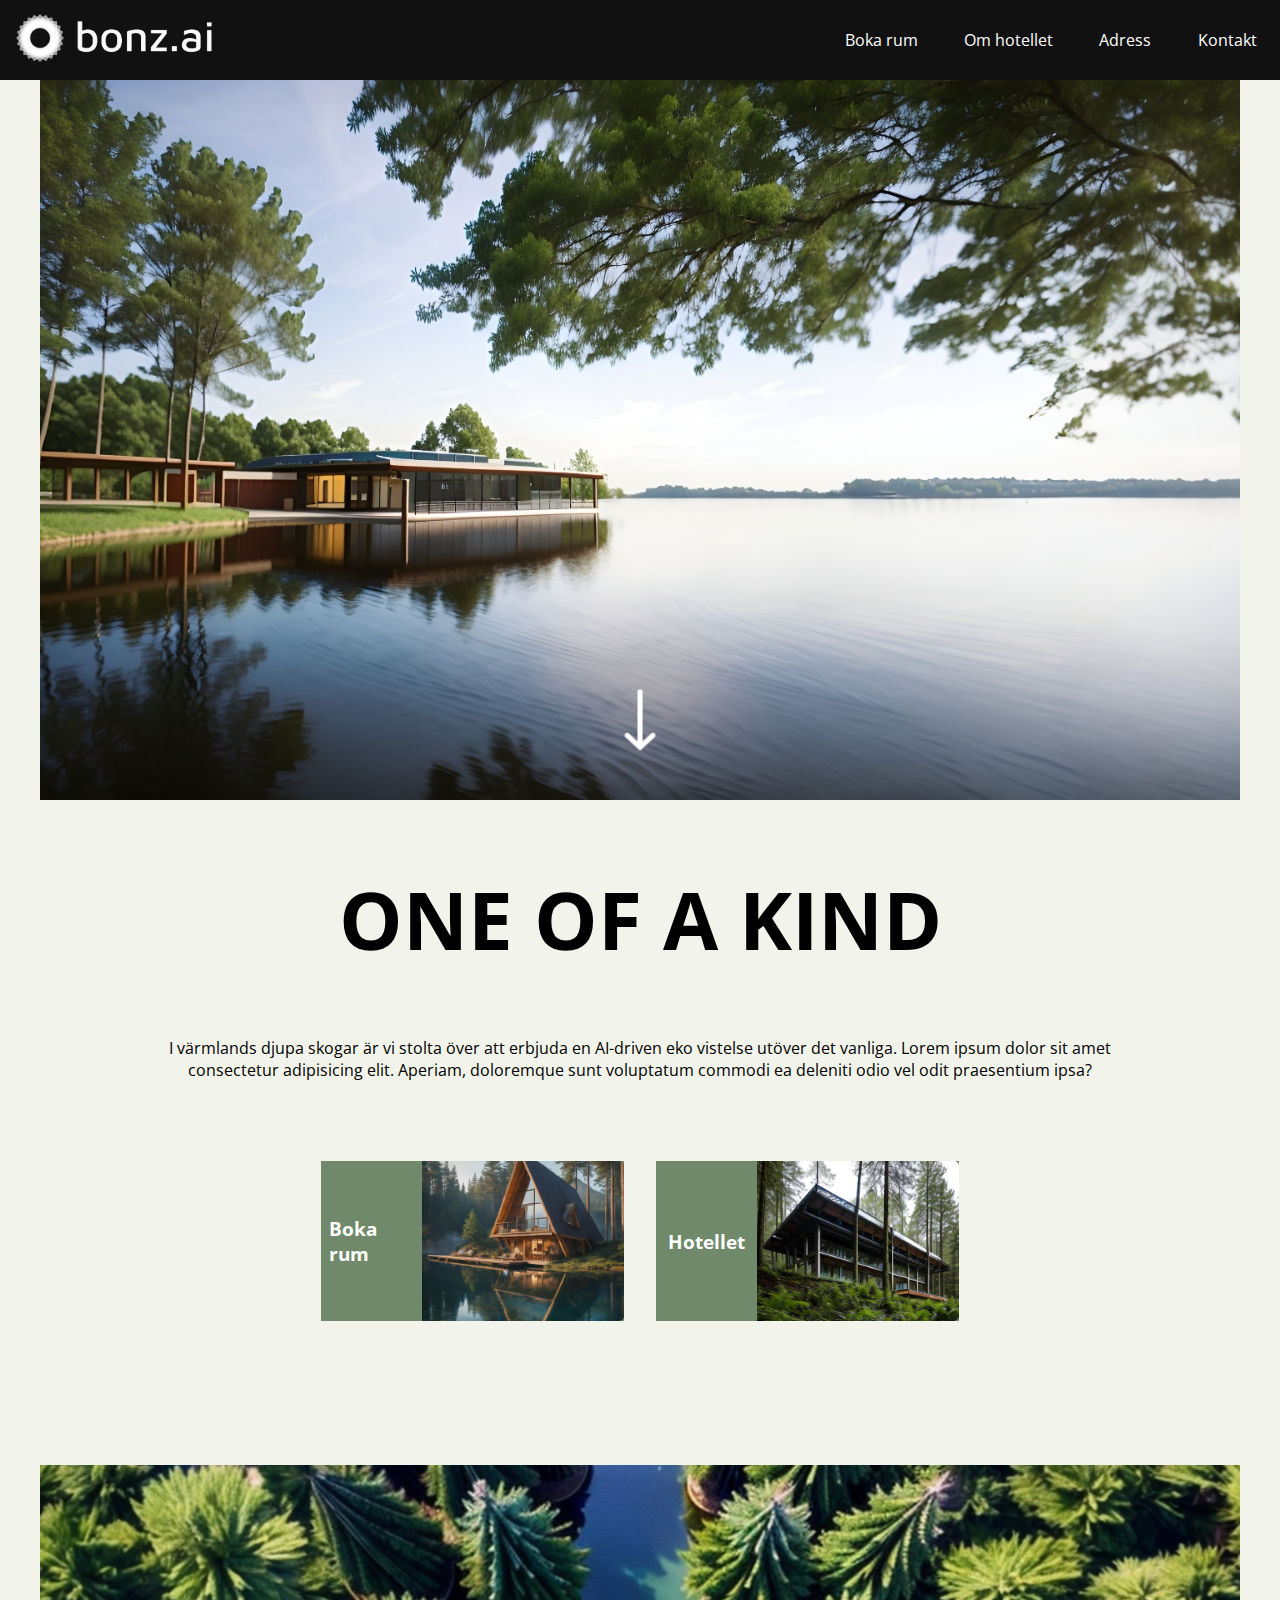
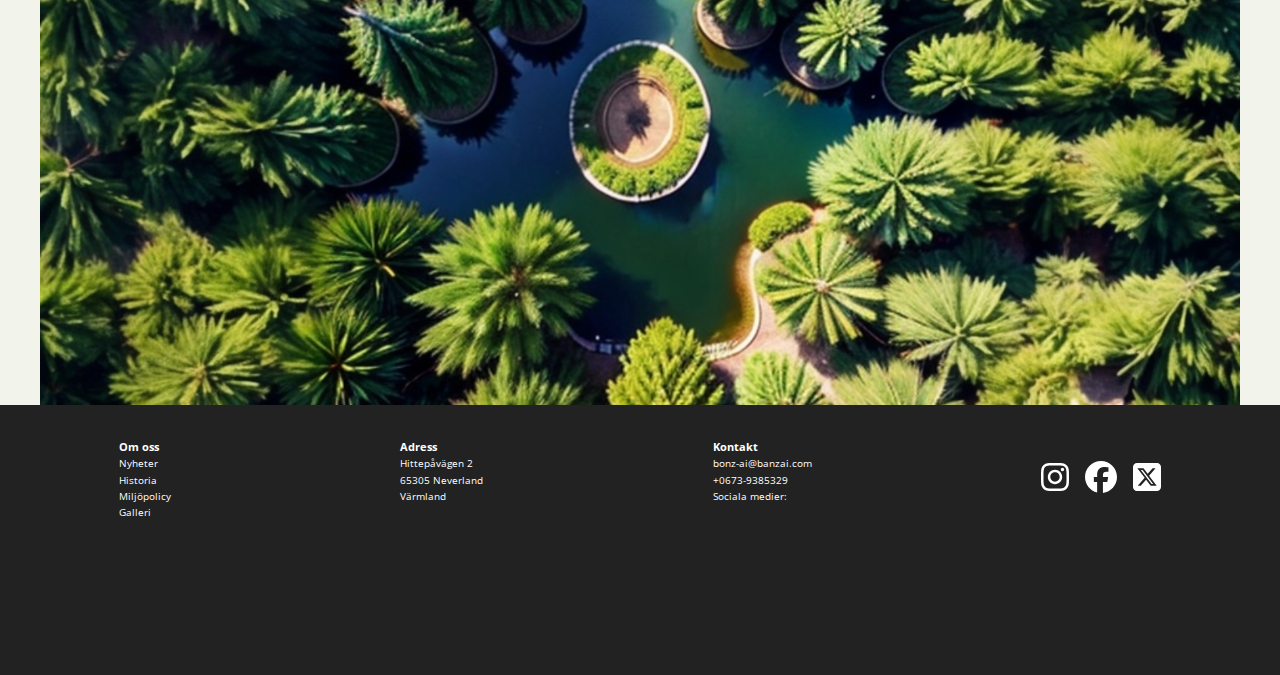
<file: index.html>
<!DOCTYPE html>
<html lang="en">

<head>
    <meta charset="UTF-8">
    <meta name="viewport" content="width=device-width, initial-scale=1.0">
    <title>Bonz.ai</title>
    <link rel="stylesheet" href="style.css">
</head>

<body>
    <div class="wrapper" id="header">
        <header class="header">
            <a href="#header"><img class="header__logo" src="/assets/logo/bonz.ai-logo-white-landscape.png" alt="logo">
            </a>
            <!-- Mobile nav -->
            <nav class="header__mobile-menu">
                <input type="checkbox" class="header__burger" id="burger">
                <label class="header__burger-btn" for="burger">
                    <span></span>
                </label>
                <ul class="header__mobile-menu-list">
                    <li class="header__mobile-list-item"><a href="booking.html" class="header__mobile-menu-link">Boka
                            rum</a></li>
                    <li class="header__mobile-list-item"><a href="about.html" class="header__mobile-menu-link">Om
                            hotellet</a>
                    </li>
                    <li class="header__mobile-list-item"><a href="#footer" class="header__mobile-menu-link">Adress</a>
                    </li>
                    <li class="header__mobile-list-item"><a href="#footer" class="header__mobile-menu-link">Kontakt</a>
                    </li>
                </ul>
            </nav>

            <!-- Desktop nav -->

            <nav class="header__desktop-menu">
                <ul class="header__desktop-menu-list">
                    <li class="header__desktop-list-item"><a href="booking.html" class="header__desktop-menu-link">Boka
                            rum</a>
                    </li>
                    <li class="header__desktop-list-item"><a href="about.html" class="header__desktop-menu-link">Om
                            hotellet</a>
                    </li>
                    <li class="header__desktop-list-item"><a href="#footer" class="header__desktop-menu-link">Adress</a>
                    </li>
                    <li class="header__desktop-list-item"><a href="#footer"
                            class="header__desktop-menu-link">Kontakt</a></li>
                </ul>
            </nav>
        </header>
        <!-- main -->

        <main class="main">
            <section class="hero">
                <section class="hero__arrow--position">
                    <img class="hero__arrow" src="./assets/icons/icons8-arrow-50.png" alt="pil">
                </section>
            </section>
            <section class="frontpage">
                <h1 class="frontpage__title">ONE OF A KIND</h1>
                <p class="frontpage__text">I värmlands djupa skogar är vi stolta över att erbjuda en AI-driven eko
                    vistelse
                    utöver det vanliga. Lorem ipsum dolor sit amet consectetur adipisicing elit. Aperiam, doloremque
                    sunt voluptatum commodi ea deleniti odio vel odit praesentium ipsa? </p>
            </section>

            <section class="card__container">
                <section class="card">
                    <a class="card__title" href="booking.html">
                        <h3>Boka rum</h3>
                    </a>
                    <a class="card__img card__img--booking" href="booking.html"></a>
                </section>
                <section class="card">
                    <a class="card__title" href="about.html">
                        <h3>Hotellet</h3>
                    </a>
                    <a class="card__img card__img--about" href="about.html"></a>
                </section>
            </section>
            <section class="jumbotron"></section>
        </main>

        <!-- footer -->
        <footer class="footer" id="footer">
            <section class="footer--padding">
                <h6 class="footer__title">Om oss</h6>
                <p class="footer__text">Nyheter</p>
                <p class="footer__text">Historia</p>
                <p class="footer__text">Miljöpolicy</p>
                <p class="footer__text">Galleri</p>
            </section>
            <section class="footer--padding">
                <h6 class="footer__title">Adress</h6>
                <p class="footer__text">Hittepåvägen 2</p>
                <p class="footer__text">65305 Neverland</p>
                <p class="footer__text">Värmland</p>
            </section>
            <section class="footer--padding">
                <h6 class="footer__title">Kontakt</h6>
                <p class="footer__text">bonz-ai@banzai.com</p>
                <p class="footer__text">+0673-9385329</p>
                <p class="footer__text">Sociala medier:</p>
            </section>
            <section class="footer__icons">
                <img class="footer__icons--size" src="./assets/icons/instagram.svg" alt="instagram-logo">
                <img class="footer__icons--size" src="./assets/icons/facebook.svg" alt="facebook-logo">
                <img class="footer__icons--size" src="./assets/icons/square-x-twitter.svg" alt="twitter-logo">
            </section>
        </footer>
    </div>
</body>

</html>
</file>
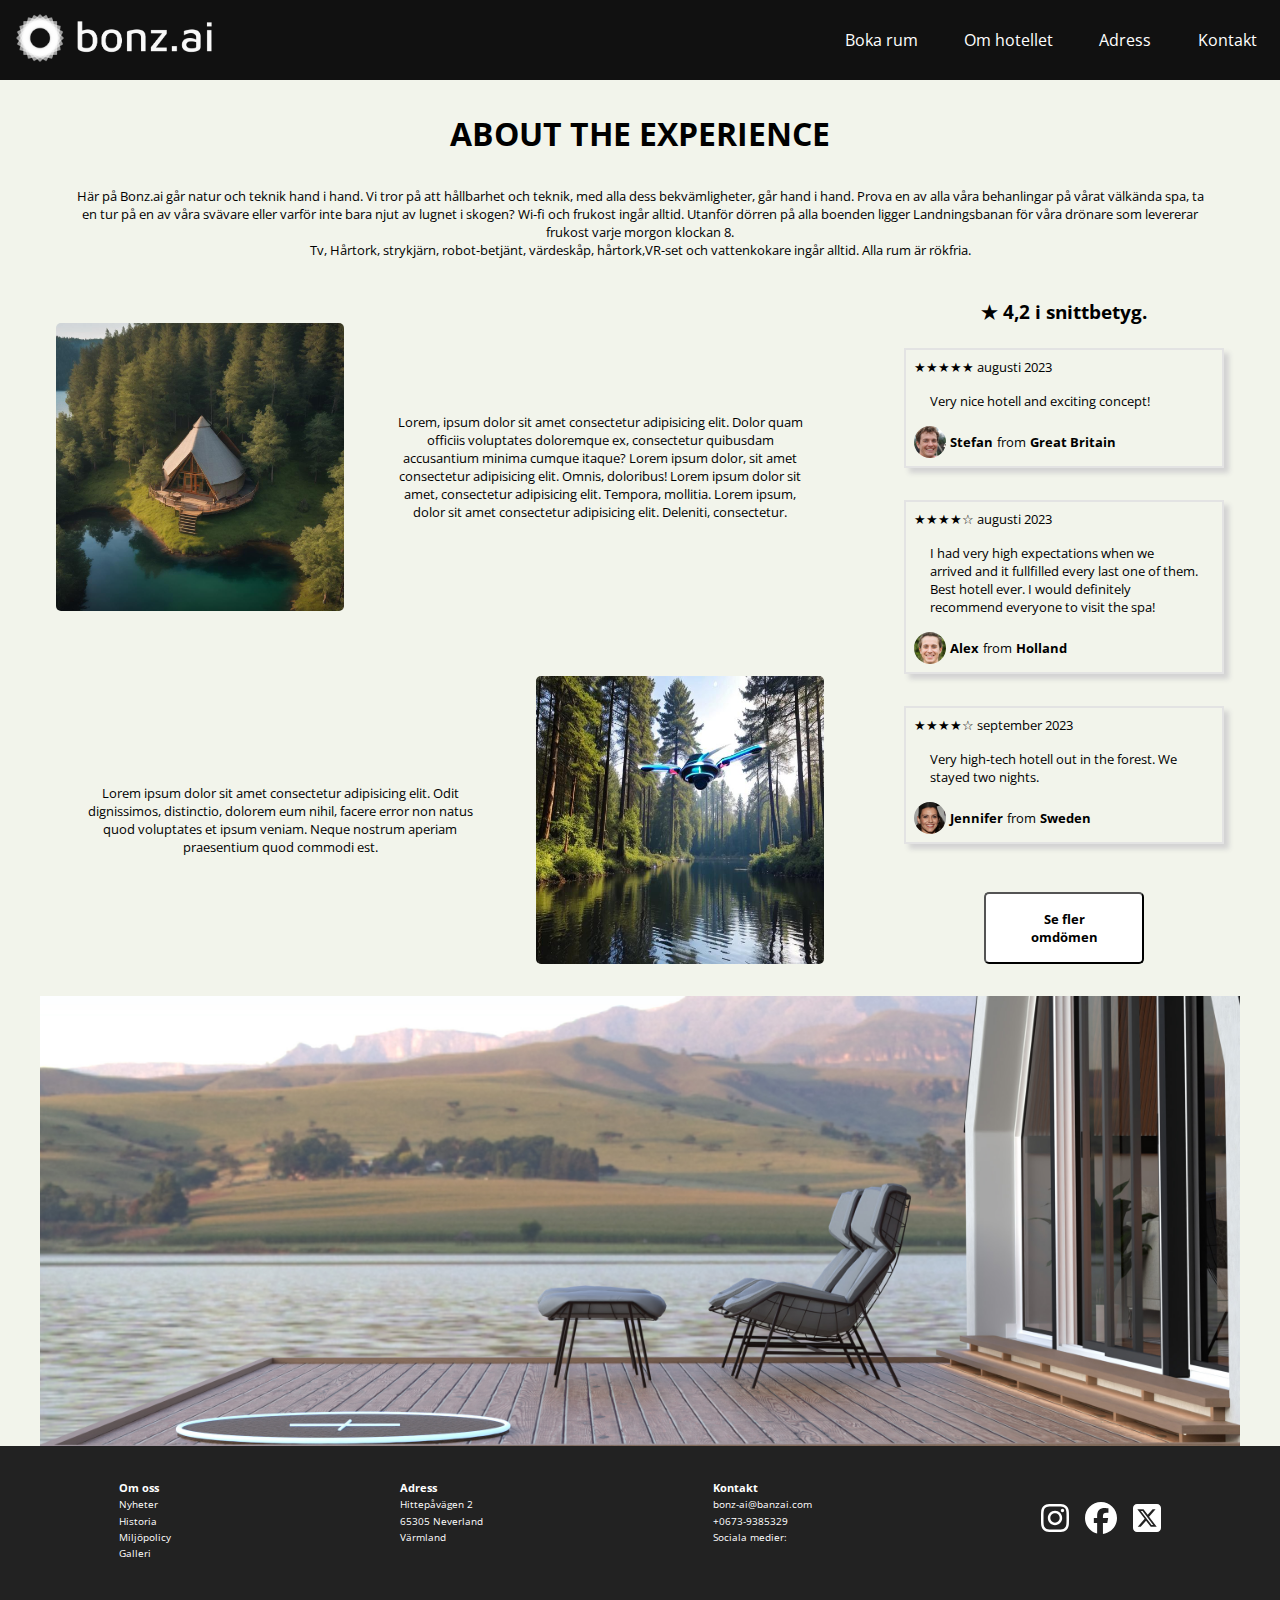
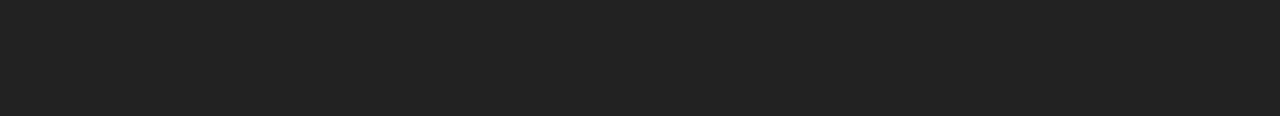
<file: about.html>
<!DOCTYPE html>
<html lang="en">

<head>
    <meta charset="UTF-8">
    <meta name="viewport" content="width=device-width, initial-scale=1.0">
    <title>Bonz.ai</title>
    <link rel="stylesheet" href="style.css">
</head>

<body>
    <div class="wrapper" id="header">
        <header class="header">
            <a href="index.html"> <img class="header__logo" src="/assets/logo/bonz.ai-logo-white-landscape.png"
                    alt="logo">
            </a>
            <!-- Mobile nav -->
            <nav class="header__mobile-menu">
                <input type="checkbox" class="header__burger" id="burger">
                <label class="header__burger-btn" for="burger">
                    <span></span>
                </label>
                <ul class="header__mobile-menu-list">
                    <li class="header__mobile-list-item"><a href="booking.html" class="header__mobile-menu-link">Boka
                            rum</a></li>
                    <li class="header__mobile-list-item"><a href="about.html" class="header__mobile-menu-link">Om
                            hotellet</a>
                    </li>
                    <li class="header__mobile-list-item"><a href="#footer" class="header__mobile-menu-link">Adress</a>
                    </li>
                    <li class="header__mobile-list-item"><a href="#footer" class="header__mobile-menu-link">Kontakt</a>
                    </li>
                </ul>
            </nav>

            <!-- Desktop nav -->

            <nav class="header__desktop-menu">
                <ul class="header__desktop-menu-list">
                    <li class="header__desktop-list-item"><a href="booking.html" class="header__desktop-menu-link">Boka
                            rum</a>
                    </li>
                    <li class="header__desktop-list-item"><a href="about.html" class="header__desktop-menu-link">Om
                            hotellet</a>
                    </li>
                    <li class="header__desktop-list-item"><a href="#footer" class="header__desktop-menu-link">Adress</a>
                    </li>
                    <li class="header__desktop-list-item"><a href="#footer"
                            class="header__desktop-menu-link">Kontakt</a></li>
                </ul>
            </nav>
        </header>

        <!-- main -->
        <main class="main">
            <h2 class="about__title">ABOUT THE EXPERIENCE</h2>
            <p class="about__text">Här på Bonz.ai går natur och teknik hand i hand. Vi tror på att hållbarhet och
                teknik, med alla dess bekvämligheter, går hand i hand. Prova en av alla våra behanlingar på vårat
                välkända spa, ta en tur på en av våra svävare eller varför inte bara njut av lugnet i skogen?
                Wi-fi och frukost ingår alltid. Utanför dörren på alla boenden ligger Landningsbanan för våra
                drönare som levererar frukost varje morgon klockan 8.
                <br>
                Tv, Hårtork, strykjärn, robot-betjänt, värdeskåp, hårtork,VR-set och
                vattenkokare ingår alltid. Alla rum är rökfria.
            </p>
            <section class="main about">
                <article class="about__article">
                    <img src="assets/AIphotos/cottage3.jpg" class="about__img " alt="stuga">
                    <p class="about__text">Lorem, ipsum dolor sit amet consectetur adipisicing elit. Dolor quam officiis
                        voluptates doloremque
                        ex, consectetur quibusdam accusantium minima cumque itaque? Lorem ipsum dolor, sit amet
                        consectetur
                        adipisicing elit. Omnis, doloribus! Lorem ipsum dolor sit amet, consectetur adipisicing elit.
                        Tempora, mollitia.
                        Lorem ipsum, dolor sit amet consectetur adipisicing elit. Deleniti, consectetur.</p>
                </article>
                <article class="about__article about__article--reverse">
                    <img src="assets/AIphotos/drone in forest.jpeg" class="about__img" alt="drönare i skog">
                    <p class="about__text">Lorem ipsum dolor sit amet consectetur adipisicing elit. Odit dignissimos,
                        distinctio, dolorem eum
                        nihil, facere error non natus quod voluptates et ipsum veniam. Neque nostrum aperiam praesentium
                        quod commodi est.</p>
                </article>
                <aside class="aside">
                    <h3 class="aside__header">&starf; 4,2 i snittbetyg.</h3>
                    <article class="aside__review">
                        <p class="aside__stars">&starf;&starf;&starf;&starf;&starf; augusti 2023</p>
                        <p class="aside__text">Very nice hotell and exciting concept!</p>
                        <p class="aside__text--position"><img src="assets/AIphotos/person3.jpg" class="aside__img"
                                alt="user img"><span class="aside__text--bold">Stefan</span> from
                            <span class="aside__text--bold">Great Britain</span>
                        </p>
                    </article>
                    <article class="aside__review">
                        <p class="aside__stars">&starf;&starf;&starf;&starf;&star; augusti 2023</p>
                        <p class="aside__text">I had very high expectations when we arrived and it fullfilled every last
                            one of them. Best hotell ever. I would
                            definitely recommend everyone to visit the spa!</p>
                        <p class="aside__text--position"><img src="assets/AIphotos/person1.jpg" class="aside__img"
                                alt="user img"><span class="aside__text--bold">Alex</span> from
                            <span class="aside__text--bold">Holland</span>
                        </p>
                    </article>
                    <article class="aside__review">
                        <p class="aside__stars">&starf;&starf;&starf;&starf;&star; september 2023</p>
                        <p class="aside__text">Very high-tech hotell out in the forest. We stayed two nights.</p>
                        <p class="aside__text--position"><img src="assets/AIphotos/person2.jpg" class="aside__img"
                                alt="user img"><span class="aside__text--bold">Jennifer</span> from
                            <span class="aside__text--bold">Sweden</span>
                        </p>
                    </article>
                    <button class="aside__button">Se fler omdömen</button>
                </aside>
                <article class="about__img--big" alt="stuga vid sjö"></article>
            </section>
        </main>

        <!-- footer -->

        <footer class="footer" id="footer">
            <section class="footer--padding">
                <h6 class="footer__title">Om oss</h6>
                <p class="footer__text">Nyheter</p>
                <p class="footer__text">Historia</p>
                <p class="footer__text">Miljöpolicy</p>
                <p class="footer__text">Galleri</p>
            </section>
            <section class="footer--padding">
                <h6 class="footer__title">Adress</h6>
                <p class="footer__text">Hittepåvägen 2</p>
                <p class="footer__text">65305 Neverland</p>
                <p class="footer__text">Värmland</p>
            </section>
            <section class="footer--padding">
                <h6 class="footer__title">Kontakt</h6>
                <p class="footer__text">bonz-ai@banzai.com</p>
                <p class="footer__text">+0673-9385329</p>
                <p class="footer__text">Sociala medier:</p>
            </section>
            <section class="footer__icons">
                <img class="footer__icons--size" src="./assets/icons/instagram.svg" alt="instagram-logo">
                <img class="footer__icons--size" src="./assets/icons/facebook.svg" alt="facebook-logo">
                <img class="footer__icons--size" src="./assets/icons/square-x-twitter.svg" alt="twitter-logo">
            </section>
        </footer>
    </div>
</body>

</html>
</file>
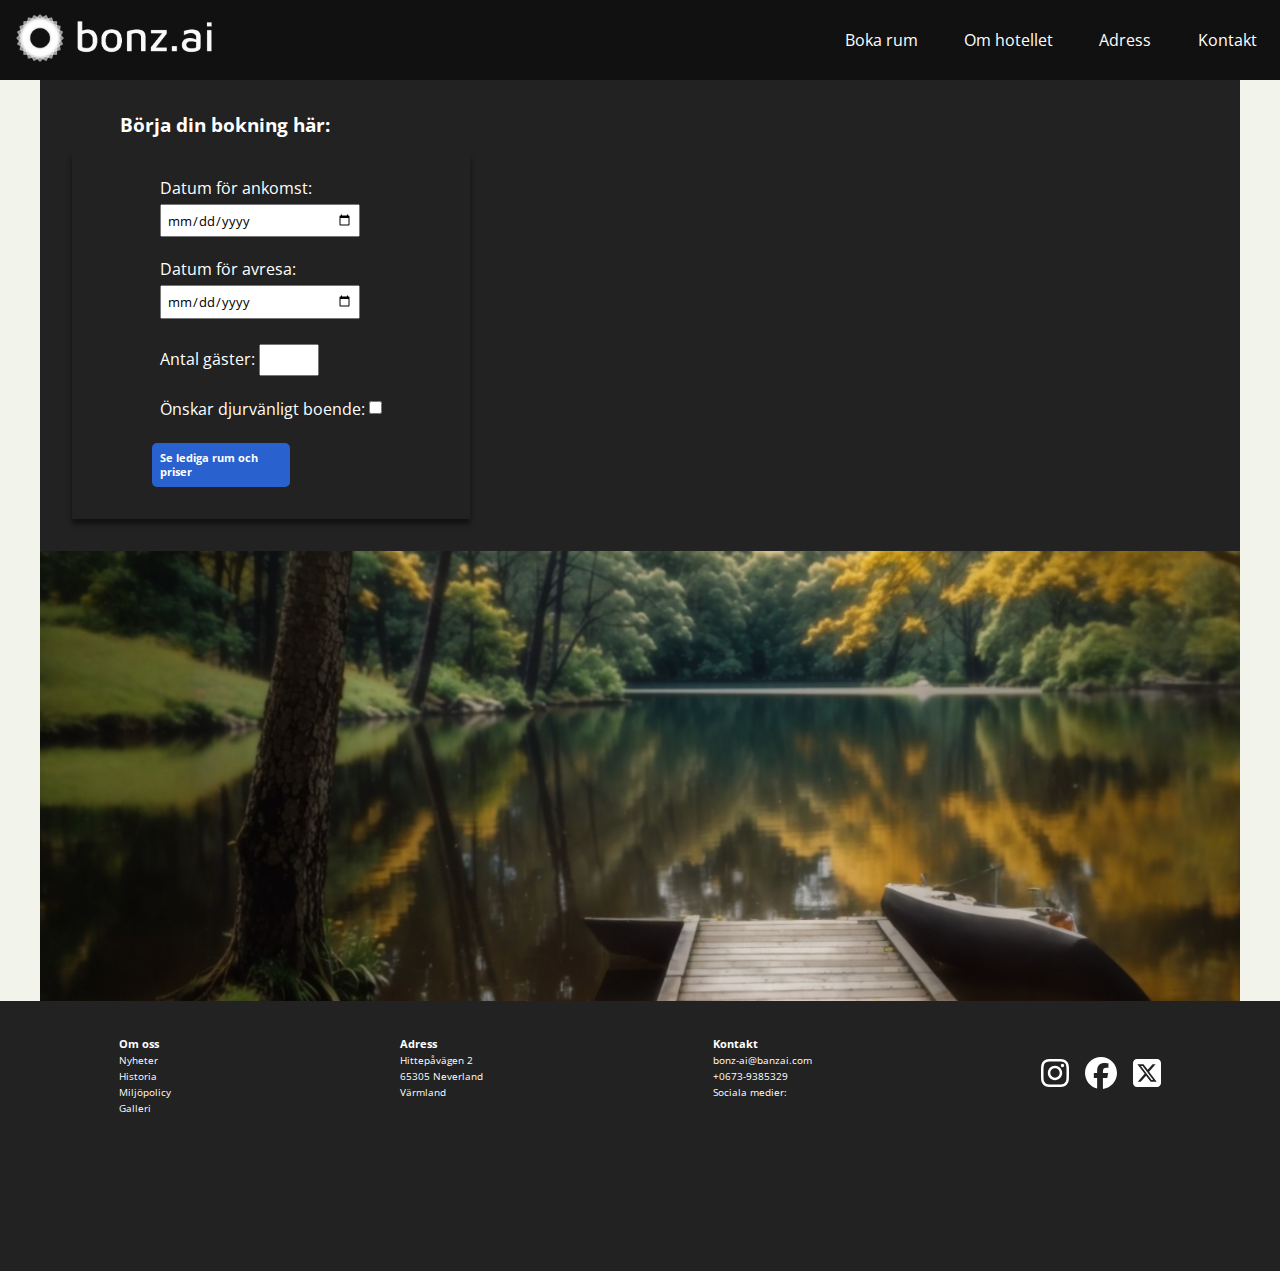
<file: booking.html>
<!DOCTYPE html>
<html lang="en">

<head>
    <meta charset="UTF-8">
    <meta name="viewport" content="width=device-width, initial-scale=1.0">
    <title>Bonz.ai</title>
    <link rel="stylesheet" href="style.css">
</head>

<body>
    <div class="wrapper" id="header">
        <header class="header">
            <a href="index.html"> <img class="header__logo" src="/assets/logo/bonz.ai-logo-white-landscape.png"
                    alt="logo">
            </a>
            <!-- Mobile nav -->
            <nav class="header__mobile-menu">
                <input type="checkbox" class="header__burger" id="burger">
                <label class="header__burger-btn" for="burger">
                    <span></span>
                </label>
                <ul class="header__mobile-menu-list">
                    <li class="header__mobile-list-item"><a href="booking.html" class="header__mobile-menu-link">Boka
                            rum</a></li>
                    <li class="header__mobile-list-item"><a href="about.html" class="header__mobile-menu-link">Om
                            hotellet</a>
                    </li>
                    <li class="header__mobile-list-item"><a href="#footer" class="header__mobile-menu-link">Adress</a>
                    </li>
                    <li class="header__mobile-list-item"><a href="#footer" class="header__mobile-menu-link">Kontakt</a>
                    </li>
                </ul>
            </nav>

            <!-- Desktop nav -->

            <nav class="header__desktop-menu">
                <ul class="header__desktop-menu-list">
                    <li class="header__desktop-list-item"><a href="booking.html" class="header__desktop-menu-link">Boka
                            rum</a>
                    </li>
                    <li class="header__desktop-list-item"><a href="about.html" class="header__desktop-menu-link">Om
                            hotellet</a>
                    </li>
                    <li class="header__desktop-list-item"><a href="#footer" class="header__desktop-menu-link">Adress</a>
                    </li>
                    <li class="header__desktop-list-item"><a href="#footer"
                            class="header__desktop-menu-link">Kontakt</a></li>
                </ul>
            </nav>
        </header>
        <!-- main -->

        <main class="main">
            <section class="form__container">
                <h3 class="form__title">Börja din bokning här:</h3>
                <form class="form">
                    <article class="form__text form__text--placing">
                        <label for="date">Datum för ankomst:</label>
                        <input class="form__input" type="date" name="date" id="datearrival">
                    </article>
                    <article class="form__text form__text--placing">
                        <label for="date">Datum för avresa:</label>
                        <input class="form__input" type="date" name="date" id="datedeparture">
                    </article>
                    <article class="form__text">
                        <label for="number">Antal gäster:</label>
                        <input class="form__input" type="number" name="guests" min="1" max="10" id="guests">
                    </article>
                    <article class="form__text">
                        <label for="animals">Önskar djurvänligt boende:</label>
                        <input class="form__input" type="checkbox" name="animals" id="animals">
                    </article>
                    <details>
                        <summary class="form__button">
                            <h6>Se lediga rum och priser</h6>
                        </summary>
                </form>
                <section class="result__container">
                    <article class="form__result">
                        <img class="result__img" src="assets/photos/03-day.jpg" alt="">
                        <h4 class="result__title">Elegant Essentials</h4>
                        <p class="result__text">Sovplats för 3 personer</p>
                        <p class="result__text">Lorem ipsum dolor sit amet. </p>
                        <p class="result__text">beskrivning Lorem ipsum dolor sit amet consectetur adipisicing
                            elit.
                            Illum, rem.</p>
                        <p class="result__text">pris per natt:
                            <span class="result__text--bold">1772:-</span>
                        </p>
                        <button class="result__button">Boka</button>
                    </article>
                    <article class="form__result">
                        <img class="result__img" src="assets/photos/02-day.jpg" alt="">
                        <h4 class="result__title">Elegent Exceptional</h4>
                        <p class="result__text">Sovplats för 4 personer</p>
                        <p class="result__text">Lorem ipsum dolor sit amet. </p>
                        <p class="result__text">beskrivning Lorem ipsum dolor sit amet consectetur adipisicing
                            elit.
                            Illum, rem.</p>
                        <p class="result__text">pris per natt:
                            <span class="result__text--bold">2219:-</span>
                        </p>
                        <button class="result__button">Boka</button>
                    </article>
                    <article class="form__result">
                        <img class="result__img" src="assets/photos/05-day.jpg" alt="">
                        <h4 class="result__title">Graceful Deluxe</h4>
                        <p class="result__text">Sovplats för 6 personer</p>
                        <p class="result__text">Lorem ipsum dolor sit amet. </p>
                        <p class="result__text">beskrivning Lorem ipsum dolor sit amet consectetur adipisicing
                            elit.
                            Illum, rem.</p>
                        <p class="result__text">pris per natt:
                            <span class="result__text--bold">2403:-</span>
                        </p>
                        <button class="result__button">Boka</button>
                    </article>
                </section>
                </details>
            </section>
            <section class="booking__bridgeimg"></section>
        </main>

        <!-- footer -->
        <footer class="footer" id="footer">
            <section class="footer--padding">
                <h6 class="footer__title">Om oss</h6>
                <p class="footer__text">Nyheter</p>
                <p class="footer__text">Historia</p>
                <p class="footer__text">Miljöpolicy</p>
                <p class="footer__text">Galleri</p>
            </section>
            <section class="footer--padding">
                <h6 class="footer__title">Adress</h6>
                <p class="footer__text">Hittepåvägen 2</p>
                <p class="footer__text">65305 Neverland</p>
                <p class="footer__text">Värmland</p>
            </section>
            <section class="footer--padding">
                <h6 class="footer__title">Kontakt</h6>
                <p class="footer__text">bonz-ai@banzai.com</p>
                <p class="footer__text">+0673-9385329</p>
                <p class="footer__text">Sociala medier:</p>
            </section>
            <section class="footer__icons">
                <img class="footer__icons--size" src="./assets/icons/instagram.svg" alt="instagram-logo">
                <img class="footer__icons--size" src="./assets/icons/facebook.svg" alt="facebook-logo">
                <img class="footer__icons--size" src="./assets/icons/square-x-twitter.svg" alt="twitter-logo">
            </section>
        </footer>
    </div>
</body>

</html>
</file>
<file: style.css>
@import url('https://fonts.googleapis.com/css2?family=Open+Sans&display=swap');

* {
    box-sizing: border-box;
    margin: 0;
    padding: 0;
}


.wrapper {
    max-width: 1500px;
    margin: auto;
    background-color: rgb(242, 244, 235);
    /* font-size: 60%;
    fontfamily */
}

.header {
    width: 100%;
    background-color: #111111;
    height: 5rem;
    position: sticky;
    top: 0px;
    display: flex;
    align-items: center;
    justify-content: space-between;
    color: white;
    z-index: 3;
}

.header__logo {
    height: 3rem;
    margin: 1rem;
    cursor: pointer;
}

/* Mobile nav */
/*  Hamburgare tagen från Jespers föreläsning. Gjort justeringar så att den passar min sida */

.header__burger {
    opacity: 0;
    margin-right: 1.8rem;
}

.header__burger-btn {
    display: flex;
    position: sticky;
    top: 1.2rem;
    width: 2rem;
    height: 1.5rem;
    cursor: pointer;
}

.header__burger-btn>span,
.header__burger-btn>span::before,
.header__burger-btn>span::after {
    display: block;
    position: absolute;
    width: 100%;
    height: 4px;
    background-color: white;
    transition: 0.3s;
    border-radius: 2px;
}

.header__burger-btn>span::before {
    content: '';
    top: -10px;
}

.header__burger-btn>span::after {
    content: '';
    top: 10px;
}

.header__burger:checked~.header__burger-btn>span {
    transform: rotate(45deg);
}

.header__burger:checked~.header__burger-btn>span::before {
    top: 0;
    transform: rotate(0);
}

.header__burger:checked~.header__burger-btn>span::after {
    top: 0;
    transform: rotate(90deg);
}

.header__burger:checked~.header__mobile-menu-list {
    visibility: visible;
    background-color: rgba(24, 24, 24, 0.8);
    right: 0.1rem;
}

.header__mobile-menu-list {
    visibility: hidden;
    display: flex;
    flex-direction: column;
    position: fixed;
    font-family: "open sans", sans-serif;
    top: 5rem;
    width: 40%;
    height: 20rem;
    transition: 0.3s;
    right: -100%;
    border-radius: 5px;
    padding: 0;
}

.header__mobile-list-item {
    list-style-type: none;
    padding: 1.5rem 2rem;
    text-align: right;
    cursor: pointer;
    border-radius: 5px;
}

.header__mobile-menu-link {
    text-decoration: none;
    color: white;
    font-size: 1rem;
}

.header__mobile-list-item:hover {
    background-color: rgba(120, 120, 120, 0.8);
}


/* Desktop nav */

.header__desktop-menu {
    display: none;
}

.header__desktop-menu-list {
    display: flex;
    align-items: center;
    list-style-type: none;
    font-family: "open sans", sans-serif;
}

.header__desktop-menu-link {
    text-decoration: none;
    color: white;
    font-size: 1rem;
    padding: 1.8rem 1.45rem;
    border-radius: 5px;
}

.header__desktop-menu-link:hover {
    background-color: rgba(120, 120, 120, 0.8);
}


/* main */

.main {
    display: flex;
    flex-direction: column;
    align-items: center;
    max-width: 1200px;
    margin-left: auto;
    margin-right: auto;
}

.hero {
    background-image: url(./assets/AIphotos/hotellbylake.png);
    background-position: center;
    background-repeat: no-repeat;
    background-size: cover;
    width: 100%;
    height: 80vh;

}

.hero__arrow--position {
    width: 100%;
    height: 80vh;
    display: flex;
    flex-direction: column;
    justify-content: flex-end;
    align-items: center;
}

.hero__arrow {
    height: 4rem;
    z-index: 2;
    margin: 3rem;
    transform-origin: 50% 50%;
    animation: jump .5s linear alternate;
    animation-iteration-count: 2;
}

/* hittad på codepen sedan anpassad*/
@keyframes jump {
    0% {
        transform: translate3d(0, 0, 0) scale3d(1, 1, 1);
    }

    40% {
        transform: translate3d(0, 30%, 0) scale3d(.7, 1.5, 1);
    }

    100% {
        transform: translate3d(0, 100%, 0) scale3d(1.5, .7, 1);
    }
}


.frontpage__title {
    margin: 4rem 3rem;
    font-size: 5em;
    text-align: center;
    font-family: "open sans", sans-serif;
}

.frontpage__text {
    margin: 1rem 3rem;
    text-align: center;
    font-family: "open sans", sans-serif;
}

.card__container {
    display: flex;
    flex-direction: column;
    align-items: center;
}

.card {
    width: 95%;
    height: 10rem;
    background-color: rgba(111, 137, 106);
    color: white;
    font-family: "open sans", sans-serif;
    margin: 3rem;
    display: grid;
    grid-template-columns: repeat(3, 1fr);
}

.card:hover {
    background-color: rgb(159, 184, 154);
    cursor: pointer;
}

.card__title {
    text-decoration: none;
    color: white;
    grid-column: auto / span 1;
    display: flex;
    justify-content: center;
    align-items: center;
    margin: 0.5rem;

}

.card__img {
    grid-column: auto / span 2;
    background-position: center;
    background-repeat: no-repeat;
    background-size: cover;
    border-radius: 0 5px 5px 0;
}

.card__img--booking {
    background-image: url(./assets/AIphotos/cottage2.jpg);
}

.card__img--about {
    background-image: url(./assets/AIphotos/aboutHotell.jpeg);
}

.jumbotron {
    width: 100%;
    height: 60vh;
    background-image: url(./assets/AIphotos/treescircle1.png);
    background-position: center;
    background-repeat: no-repeat;
    background-size: cover;
    margin-top: 5rem;
}

/* booking */


.form__container {
    width: 100%;
    background-color: #222222;
    color: white;
    font-family: "open sans", sans-serif;
    display: flex;
    flex-direction: column;
    align-items: center;
    padding: 2rem;
}

.form__title {
    margin-bottom: 1rem;
    margin-left: 3rem;
}

.form {
    display: flex;
    flex-direction: column;
    padding: 1rem 5rem;
    box-shadow: #111111 0px 5px 5px;
}

.form__text {
    padding: 0.5rem;
}

.form__input {
    font-family: "open sans", sans-serif;
    margin: 0.3rem 0;
    padding: 0.3rem;
    max-width: 200px;
}

.form__text--placing {
    display: flex;
    flex-direction: column;
}

.form__button {
    cursor: pointer;
    margin: 1rem 0;
    padding: 0.5rem 0.5rem;
    width: 8.6rem;
    list-style: none;
    align-self: flex-end;
    border-radius: 5px;
    border-style: none;
    background-color: #2961CF;
    color: white;
    font-family: "open sans", sans-serif;
}


.form__result {
    display: flex;
    flex-direction: column;
    max-width: 400px;
    background-color: white;
    color: black;
    box-shadow: #111111;
    border-radius: 5px;
    margin: 1rem;
    background-color: rgb(242, 244, 235);
}

.result__img {
    align-self: center;
    height: 12rem;
    width: 14rem;
    padding: 0.5rem;
}

.result__title {
    margin-bottom: 0.4rem;
    margin-left: 0.5rem;
}

.result__text {
    font-size: smaller;
    margin: 0rem 0.5rem 0.5rem 0.5rem;
}

.result__text--bold {
    text-align: right;
    font-weight: 700;
}

.result__button {
    margin: 1rem 2rem;
    padding: 0.7rem 1.8rem;
    align-self: center;
    background-color: rgba(111, 137, 106);
    color: white;
    font-family: "open sans", sans-serif;
    border-radius: 5px;
    border-style: none;

}

.result__button:hover {
    background-color: rgb(159, 184, 154);
    cursor: pointer;
}

.booking__bridgeimg {
    background-image: url(assets/AIphotos/forest-bridge.png);
    background-position: center;
    background-repeat: no-repeat;
    background-size: cover;
    height: 50vh;
    width: 100%;
}

/* About*/

.about__title {
    font-family: "open sans", sans-serif;
    font-size: 2rem;
    margin-top: 2rem;
}

.about__text {
    font-family: "open sans", sans-serif;
    margin: 2rem;
    font-size: smaller;
    text-align: center;
}

.about__article {
    display: flex;
    flex-direction: column;
    justify-content: center;
    align-items: center;
    grid-area: article1;
}

.about__img {
    height: 18rem;
    width: 18rem;
    border-radius: 5px;
    margin: 2rem 1rem;
}


.aside {
    font-family: "open sans", sans-serif;
    display: flex;
    flex-direction: column;
    justify-content: center;
    align-items: center;
    grid-area: aside;
}

.aside__header {
    margin: 0.5rem;
}

.aside__review {
    border-color: #e3e3e3;
    border-width: 2px;
    border-style: solid;
    box-shadow: lightgray 5px 5px 5px;
    padding: 0.5rem;
    margin: 1rem;
    width: 20rem;
    font-size: smaller;
}

.aside__text {
    margin: 1rem 1rem;
}

.aside__img {
    border-radius: 100%;
    height: 2rem;
}

.aside__text--position {
    display: flex;
    align-items: center;
}

.aside__text--bold {
    font-weight: 700;
    margin: 0.3em;
}

.aside__button {
    background-color: white;
    border-style: 5px grey;
    border-radius: 5px;
    max-width: 10rem;
    font-family: "open sans", sans-serif;
    padding: 1rem 2rem;
    font-weight: 700;
    margin: 2rem;
}

.about__img--big {
    background-image: url(assets/photos/09-day.jpg);
    background-position: bottom;
    background-repeat: no-repeat;
    background-size: cover;
    height: 50vh;
    width: 100%;
    margin-bottom: 0;
    grid-area: bigimg;
    border-radius: 0;
}

/* footer */

.footer {
    width: 100%;
    background-color: #222222;
    color: white;
    font-family: "open sans", sans-serif;
    padding-top: 1.5rem;
}

.footer--padding {
    padding: 0.5rem 0.5rem 0.5rem 1rem;
}

.footer__title {
    margin: 0.2rem 0;
}

.footer__text {
    font-size: 0.6em;
    margin: 0.2rem 0 0 0;
}

.footer__icons {
    display: flex;
    margin-right: 1rem;

}

.footer__icons--size {
    height: 2rem;
    margin: 2rem 0rem 3rem 1rem;
    cursor: pointer;
}


@media screen and (min-width: 700px) {

    .header__mobile-menu-list,
    .header__burger,
    .header__burger-btn {
        display: none;
    }

    .header__desktop-menu {
        display: block;
    }

    .frontpage__text {
        margin: 1rem 8rem;
    }

    .card__container {
        display: flex;
        flex-direction: row;
        justify-content: space-around;
        margin: 3rem;
    }

    .card {
        margin: 1rem;
    }

    .form__container {
        align-items: flex-start;
    }

    .result__container {
        display: flex;
        max-width: 1000px;
    }

    .footer {
        display: flex;
        justify-content: space-around;
        height: 30vh;
    }
}

@media screen and (min-width: 1000px) {

    .about__article {
        display: flex;
        flex-direction: row;
        margin-right: 3rem;
    }

    .about__article--reverse {
        display: flex;
        flex-direction: row-reverse;
        grid-area: article2;
    }

    .about {
        display: grid;
        grid-template-columns: repeat(5, 1fr);
        grid-template-areas:
            "article1 article1 article1 article1 aside"
            "article2 article2 article2 article2 aside"
            "bigimg bigimg bigimg bigimg bigimg ";
    }
}
</file>
